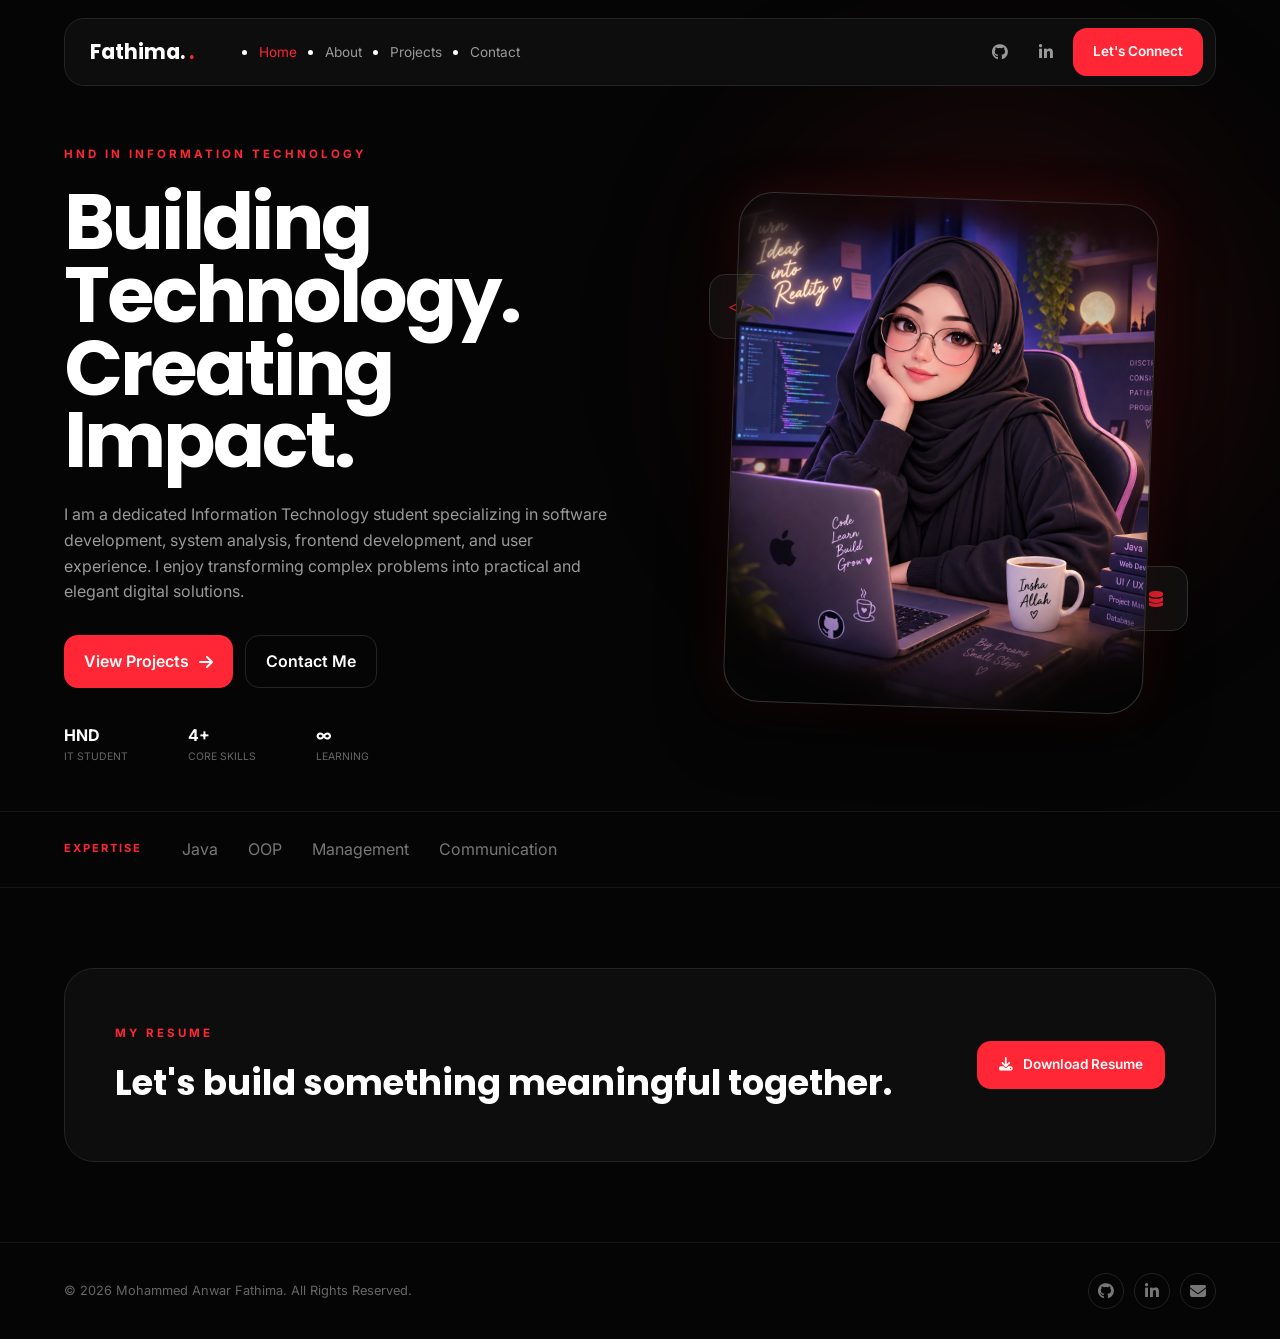
<file: index.html>
<!DOCTYPE html>
<html lang="en">

<head>
    <meta charset="UTF-8">

    <meta
        name="viewport"
        content="width=device-width, initial-scale=1.0"
    >

    <meta
        name="description"
        content="Mohammed Anwar Fathima - HND IT Student and Aspiring Software Developer"
    >

    <meta
        name="author"
        content="Mohammed Anwar Fathima"
    >

    <title>Mohammed Anwar Fathima | Portfolio</title>

    <!-- Google Fonts -->
    <link
        rel="preconnect"
        href="https://fonts.googleapis.com"
    >

    <link
        rel="preconnect"
        href="https://fonts.gstatic.com"
        crossorigin
    >

    <link
        href="https://fonts.googleapis.com/css2?family=Inter:wght@400;500;600;700;800&family=Poppins:wght@400;500;600;700;800&display=swap"
        rel="stylesheet"
    >

    <!-- Font Awesome -->
    <link
        rel="stylesheet"
        href="https://cdnjs.cloudflare.com/ajax/libs/font-awesome/6.5.2/css/all.min.css"
    >

    <!-- Main CSS -->
    <link
        rel="stylesheet"
        href="style.css"
    >
</head>

<body>

    <!-- ==============================
         PAGE LOADER
    =============================== -->
    <div class="page-loader" id="pageLoader">
        <div class="loader-circle"></div>
    </div>


    <!-- ==============================
         NAVIGATION
    =============================== -->
    <header class="header">

        <nav class="navbar container">

            <!-- Logo -->
            <a
                href="index.html"
                class="logo"
            >
                <span>Fathima.</span>
            </a>


            <!-- Navigation Links -->
            <ul class="nav-links">

                <li>
                    <a
                        href="index.html"
                        class="active"
                    >
                        Home
                    </a>
                </li>

                <li>
                    <a href="about.html">
                        About
                    </a>
                </li>

                <li>
                    <a href="projects.html">
                        Projects
                    </a>
                </li>

                <li>
                    <a href="contact.html">
                        Contact
                    </a>
                </li>

            </ul>


            <!-- Navigation Actions -->
            <div class="nav-actions">

                <a
                    href="https://github.com/Fathima-TechHub"
                    target="_blank"
                    rel="noopener noreferrer"
                    class="nav-icon"
                    aria-label="GitHub"
                >
                    <i class="fa-brands fa-github"></i>
                </a>

                <a
                    href="https://linkedin.com/in/fathima-anwar-8b2b6a3a7"
                    target="_blank"
                    rel="noopener noreferrer"
                    class="nav-icon"
                    aria-label="LinkedIn"
                >
                    <i class="fa-brands fa-linkedin-in"></i>
                </a>

<a
    href="https://mail.google.com/mail/?view=cm&fs=1&to=mohamedanwarfathima@gmail.com"
    target="_blank"
    rel="noopener noreferrer"
    class="connect-btn"
>
    Let's Connect
</a>
            </div>


            <!-- Mobile Menu Button -->
            <button
                class="menu-toggle"
                id="menuToggle"
                aria-label="Open navigation menu"
            >
                <i class="fa-solid fa-bars"></i>
            </button>

        </nav>

    </header>


    <!-- ==============================
         MOBILE MENU
    =============================== -->
    <div
        class="mobile-menu"
        id="mobileMenu"
    >

        <a href="index.html">
            Home
        </a>

        <a href="about.html">
            About
        </a>

        <a href="projects.html">
            Projects
        </a>

        <a href="contact.html">
            Contact
        </a>

        <a
            href="mailto:mohamedanwarfathima@gmail.com"
            class="mobile-connect"
        >
            Let's Connect
        </a>

    </div>


    <!-- ==============================
         HERO SECTION
    =============================== -->
    <main>

        <section class="hero">

            <div class="hero-bg-glow"></div>

            <div class="hero-bg-line"></div>

            <div class="container hero-container">

                <!-- LEFT CONTENT -->
                <div class="hero-content">

                    <span class="eyebrow">
                        HND IN INFORMATION TECHNOLOGY
                    </span>


                    <h1>

                        <span>Building</span>

                        <span>Technology.</span>

                        <span>Creating</span>

                        <span>Impact.</span>

                    </h1>


                    <p class="hero-description">

                        I am a dedicated Information Technology student
                        specializing in software development, system analysis,
                        frontend development, and user experience. I enjoy
                        transforming complex problems into practical and
                        elegant digital solutions.

                    </p>


                    <!-- HERO BUTTONS -->
                    <div class="hero-buttons">

                        <a
                            href="projects.html"
                            class="btn btn-primary"
                        >

                            <span>
                                View Projects
                            </span>

                            <i class="fa-solid fa-arrow-right"></i>

                        </a>


                        <a
                            href="contact.html"
                            class="btn btn-secondary"
                        >

                            <span>
                                Contact Me
                            </span>

                        </a>

                    </div>


                    <!-- QUICK STATS -->
                    <div class="hero-stats">

                        <div class="stat">

                            <span class="stat-number">
                                HND
                            </span>

                            <span class="stat-label">
                                IT STUDENT
                            </span>

                        </div>


                        <div class="stat-divider"></div>


                        <div class="stat">

                            <span class="stat-number">
                                4+
                            </span>

                            <span class="stat-label">
                                CORE SKILLS
                            </span>

                        </div>


                        <div class="stat-divider"></div>


                        <div class="stat">

                            <span class="stat-number">
                                ∞
                            </span>

                            <span class="stat-label">
                                LEARNING
                            </span>

                        </div>

                    </div>

                </div>


                <!-- RIGHT CONTENT -->
                <div class="hero-visual">

                    <div class="photo-decoration"></div>


                    <!-- CODE ICON -->
                    <div class="floating-card code-card">

                        <span>
                            &lt;/&gt;
                        </span>

                    </div>


                    <!-- DATABASE ICON -->
                    <div class="floating-card database-card">

                        <i class="fa-solid fa-database"></i>

                    </div>


                    <!-- MAIN PHOTO -->
                    <div class="profile-image-wrapper">

                        <div class="profile-glow"></div>

                        <img
                            src="Avatar.png.png"
                            alt="Mohammed Anwar Fathima"
                            class="profile-image"
                        >

                    </div>


                    <!-- SMALL ORBIT -->
                    <div class="orbit orbit-one"></div>

                    <div class="orbit orbit-two"></div>

                </div>

            </div>

        </section>


        <!-- ==============================
             SKILLS PREVIEW
        =============================== -->
        <section class="skills-strip">

            <div class="container skills-container">

                <span class="skills-title">
                    EXPERTISE
                </span>

                <div class="skills-list">

                    <span>
                        Java
                    </span>

                    <span>
                        OOP
                    </span>

                    <span>
                        Management
                    </span>

                    <span>
                        Communication
                    </span>

                </div>

            </div>

        </section>


        <!-- ==============================
             RESUME CTA
        =============================== -->
        <section class="resume-section">

            <div class="container resume-container">

                <div>

                    <span class="section-tag">
                        MY RESUME
                    </span>

                    <h2>
                        Let's build something
                        meaningful together.
                    </h2>

                </div>


                <a
                    href="M A Fathima SE Resume.pdf"
                    class="resume-btn"
                    download
                >

                    <i class="fa-solid fa-download"></i>

                    <span>
                        Download Resume
                    </span>

                </a>

            </div>

        </section>

    </main>


    <!-- ==============================
         FOOTER
    =============================== -->
    <footer class="footer">

        <div class="container footer-container">

            <p>
                ©
                <span id="currentYear"></span>
                Mohammed Anwar Fathima.
                All Rights Reserved.
            </p>


            <div class="footer-socials">

                <a
                    href="https://github.com/Fathima-TechHub"
                    target="_blank"
                    rel="noopener noreferrer"
                    aria-label="GitHub"
                >
                    <i class="fa-brands fa-github"></i>
                </a>

                <a
                    href="https://linkedin.com/in/fathima-anwar-8b2b6a3a7"
                    target="_blank"
                    rel="noopener noreferrer"
                    aria-label="LinkedIn"
                >
                    <i class="fa-brands fa-linkedin-in"></i>
                </a>

                <a
                    href="mailto:mohamedanwarfathima@gmail.com"
                    aria-label="Email"
                >
                    <i class="fa-solid fa-envelope"></i>
                </a>

            </div>

        </div>

    </footer>


    <!-- Main JavaScript -->
    <script src="script.js"></script>

</body>

</html>
</file>
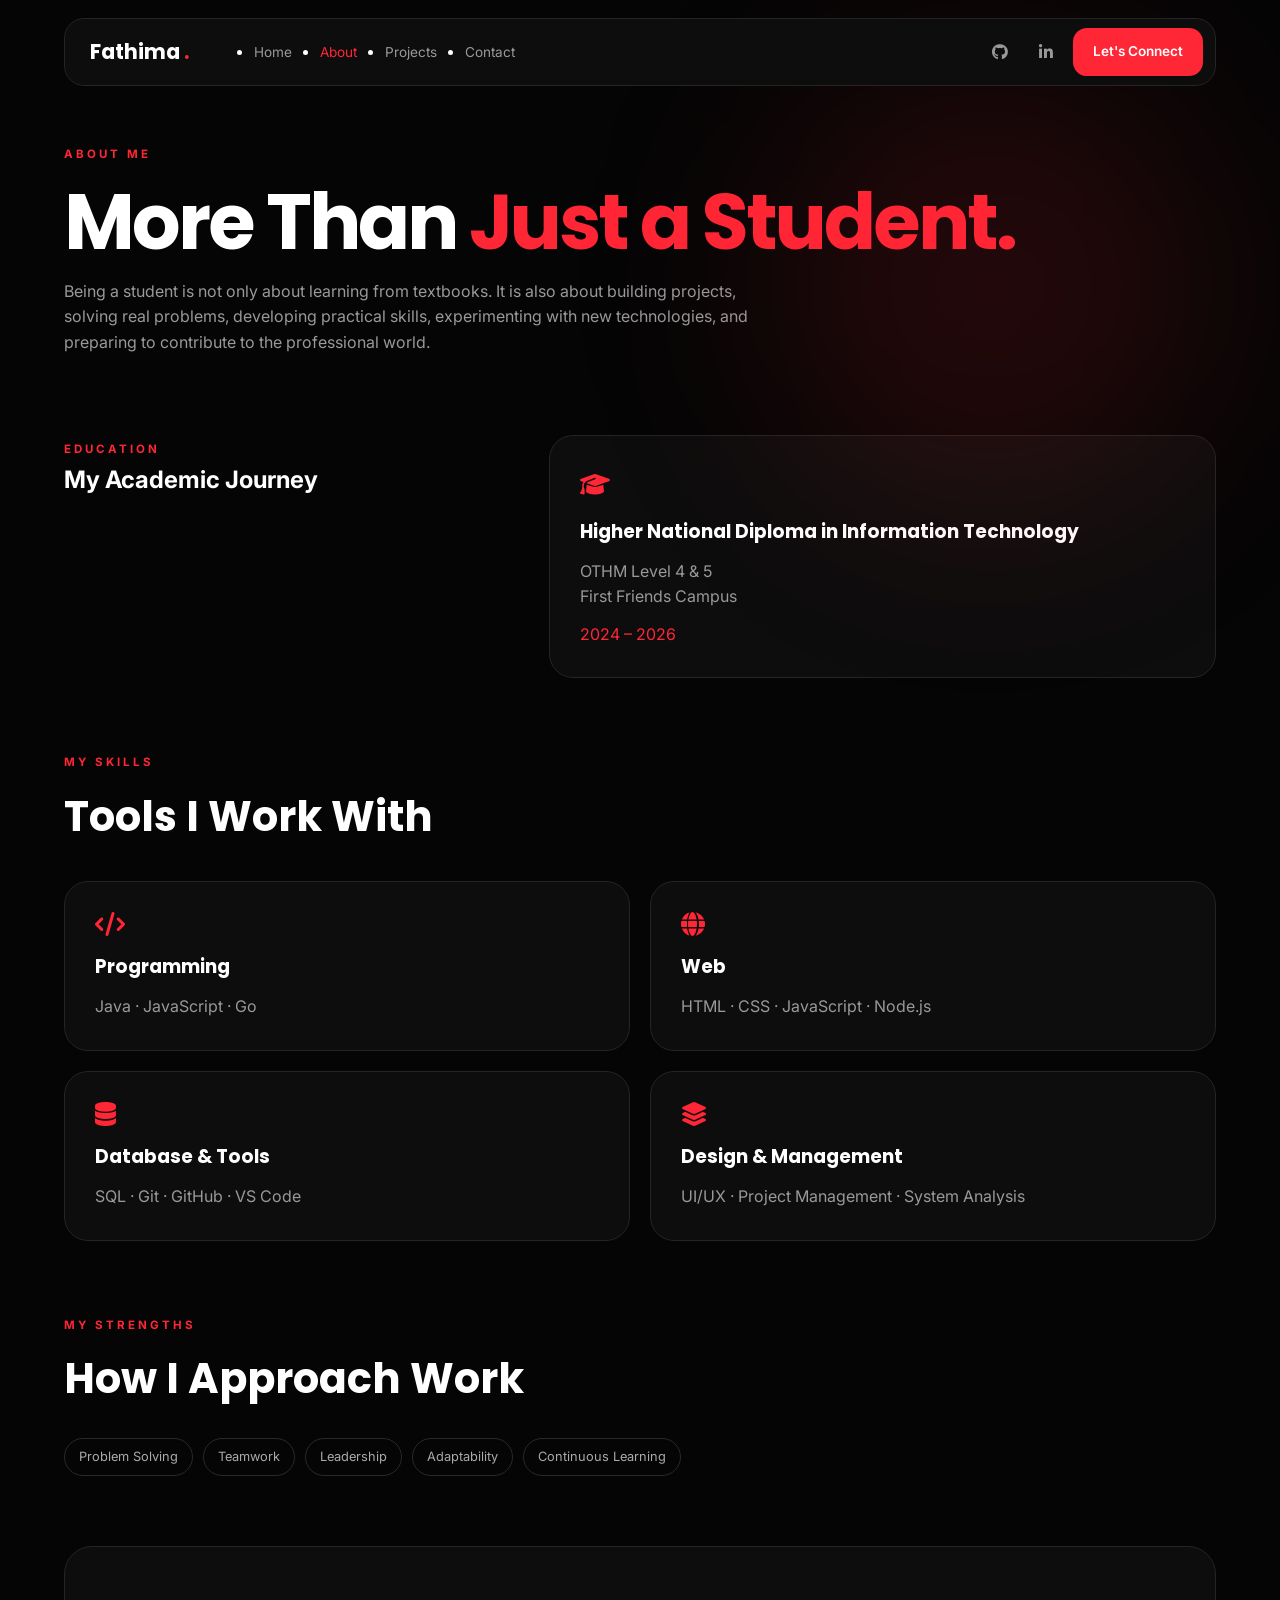
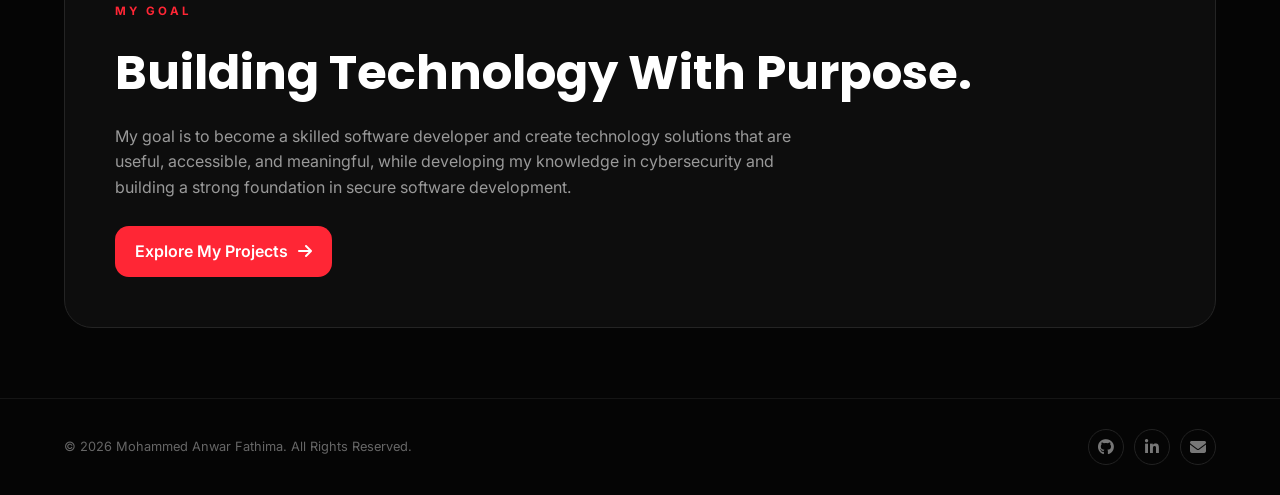
<file: about.html>
<!DOCTYPE html>
<html lang="en">

<head>
    <meta charset="UTF-8">

    <meta
        name="viewport"
        content="width=device-width, initial-scale=1.0"
    >

    <meta
        name="description"
        content="About Mohammed Anwar Fathima - HND IT Student and Aspiring Software Developer"
    >

    <title>About | Mohammed Anwar Fathima</title>

    <!-- Google Fonts -->
    <link
        rel="preconnect"
        href="https://fonts.googleapis.com"
    >

    <link
        rel="preconnect"
        href="https://fonts.gstatic.com"
        crossorigin
    >

    <link
        href="https://fonts.googleapis.com/css2?family=Inter:wght@400;500;600;700&family=Poppins:wght@500;600;700;800&display=swap"
        rel="stylesheet"
    >

    <!-- Font Awesome -->
    <link
        rel="stylesheet"
        href="https://cdnjs.cloudflare.com/ajax/libs/font-awesome/6.5.2/css/all.min.css"
    >

    <!-- CSS -->
    <link
        rel="stylesheet"
        href="style.css"
    >
</head>

<body>

    <!-- =========================
         NAVIGATION
    ========================== -->

    <header class="header">

        <nav class="navbar container">

            <a
                href="index.html"
                class="logo"
            >
                Fathima
            </a>

            <ul class="nav-links">

                <li>
                    <a href="index.html">
                        Home
                    </a>
                </li>

                <li>
                    <a
                        href="about.html"
                        class="active"
                    >
                        About
                    </a>
                </li>

                <li>
                    <a href="projects.html">
                        Projects
                    </a>
                </li>

                <li>
                    <a href="contact.html">
                        Contact
                    </a>
                </li>

            </ul>

            <div class="nav-actions">

                <a
                    href="https://github.com/Fathima-TechHub"
                    target="_blank"
                    rel="noopener noreferrer"
                    class="nav-icon"
                    aria-label="GitHub"
                >
                    <i class="fa-brands fa-github"></i>
                </a>

                <a
                    href="https://linkedin.com/in/fathima-anwar-8b2b6a3a7"
                    target="_blank"
                    rel="noopener noreferrer"
                    class="nav-icon"
                    aria-label="LinkedIn"
                >
                    <i class="fa-brands fa-linkedin-in"></i>
                </a>

               <a
    href="https://mail.google.com/mail/?view=cm&fs=1&to=mohamedanwarfathima@gmail.com"
    target="_blank"
    rel="noopener noreferrer"
    class="connect-btn"
>
    Let's Connect
</a>

            </div>

        </nav>

    </header>


    <!-- =========================
         ABOUT HERO
    ========================== -->

    <main>

        <section class="about-page">

            <div class="container about-container">

                <span class="eyebrow">
                    ABOUT ME
                </span>

                <h1>
                    More Than
                    <span>Just a Student.</span>
                </h1>

                <p class="about-intro">
                    Being a student is not only about learning from
                    textbooks. It is also about building projects,
                    solving real problems, developing practical skills,
                    experimenting with new technologies, and preparing
                    to contribute to the professional world.
                </p>

            </div>

        </section>


        <!-- =========================
             EDUCATION
        ========================== -->

        <section class="about-section">

            <div class="container about-grid">

                <div class="about-heading">

                    <span class="section-tag">
                        EDUCATION
                    </span>

                    <h2>
                        My Academic
                        Journey
                    </h2>

                </div>

                <div class="about-card">

                    <div class="card-icon">
                        <i class="fa-solid fa-graduation-cap"></i>
                    </div>

                    <h3>
                        Higher National Diploma
                        in Information Technology
                    </h3>

                    <p>
                        OTHM Level 4 & 5
                    </p>

                    <p>
                        First Friends Campus
                    </p>

                    <span class="card-year">
                        2024 – 2026
                    </span>

                </div>

            </div>

        </section>


        <!-- =========================
             SKILLS
        ========================== -->

        <section class="about-section">

            <div class="container">

                <div class="section-heading">

                    <span class="section-tag">
                        MY SKILLS
                    </span>

                    <h2>
                        Tools I Work With
                    </h2>

                </div>


                <div class="skills-grid">

                    <div class="skill-card">

                        <i class="fa-solid fa-code"></i>

                        <h3>
                            Programming
                        </h3>

                        <p>
                            Java · JavaScript · Go
                        </p>

                    </div>


                    <div class="skill-card">

                        <i class="fa-solid fa-globe"></i>

                        <h3>
                            Web
                        </h3>

                        <p>
                            HTML · CSS · JavaScript · Node.js
                        </p>

                    </div>


                    <div class="skill-card">

                        <i class="fa-solid fa-database"></i>

                        <h3>
                            Database & Tools
                        </h3>

                        <p>
                            SQL · Git · GitHub · VS Code
                        </p>

                    </div>


                    <div class="skill-card">

                        <i class="fa-solid fa-layer-group"></i>

                        <h3>
                            Design & Management
                        </h3>

                        <p>
                            UI/UX · Project Management · System Analysis
                        </p>

                    </div>

                </div>

            </div>

        </section>


        <!-- =========================
             STRENGTHS
        ========================== -->

        <section class="about-section">

            <div class="container">

                <div class="section-heading">

                    <span class="section-tag">
                        MY STRENGTHS
                    </span>

                    <h2>
                        How I Approach Work
                    </h2>

                </div>


                <div class="strengths">

                    <span>
                        Problem Solving
                    </span>

                    <span>
                        Teamwork
                    </span>

                    <span>
                        Leadership
                    </span>

                    <span>
                        Adaptability
                    </span>

                    <span>
                        Continuous Learning
                    </span>

                </div>

            </div>

        </section>


        <!-- =========================
             CAREER GOAL
        ========================== -->

        <section class="goal-section">

            <div class="container goal-container">

                <span class="section-tag">
                    MY GOAL
                </span>

                <h2>
                    Building Technology
                    With Purpose.
                </h2>

                <p>
                    My goal is to become a skilled software developer
                    and create technology solutions that are useful,
                    accessible, and meaningful, while developing my
                    knowledge in cybersecurity and building a strong
                    foundation in secure software development.
                </p>

                <a
                    href="projects.html"
                    class="btn btn-primary"
                >
                    Explore My Projects
                    <i class="fa-solid fa-arrow-right"></i>
                </a>

            </div>

        </section>

    </main>


    <!-- =========================
         FOOTER
    ========================== -->

    <footer class="footer">

        <div class="container footer-container">

            <p>
                © 2026 Mohammed Anwar Fathima.
                All Rights Reserved.
            </p>

            <div class="footer-socials">

                <a
                    href="https://github.com/Fathima-TechHub"
                    target="_blank"
                    rel="noopener noreferrer"
                >
                    <i class="fa-brands fa-github"></i>
                </a>

                <a
                    href="https://linkedin.com/in/fathima-anwar-8b2b6a3a7"
                    target="_blank"
                    rel="noopener noreferrer"
                >
                    <i class="fa-brands fa-linkedin-in"></i>
                </a>

                <a
                    href="mailto:mohamedanwarfathima@gmail.com"
                >
                    <i class="fa-solid fa-envelope"></i>
                </a>

            </div>

        </div>

    </footer>


    <!-- JavaScript -->
    <script src="script.js"></script>

</body>

</html>
</file>
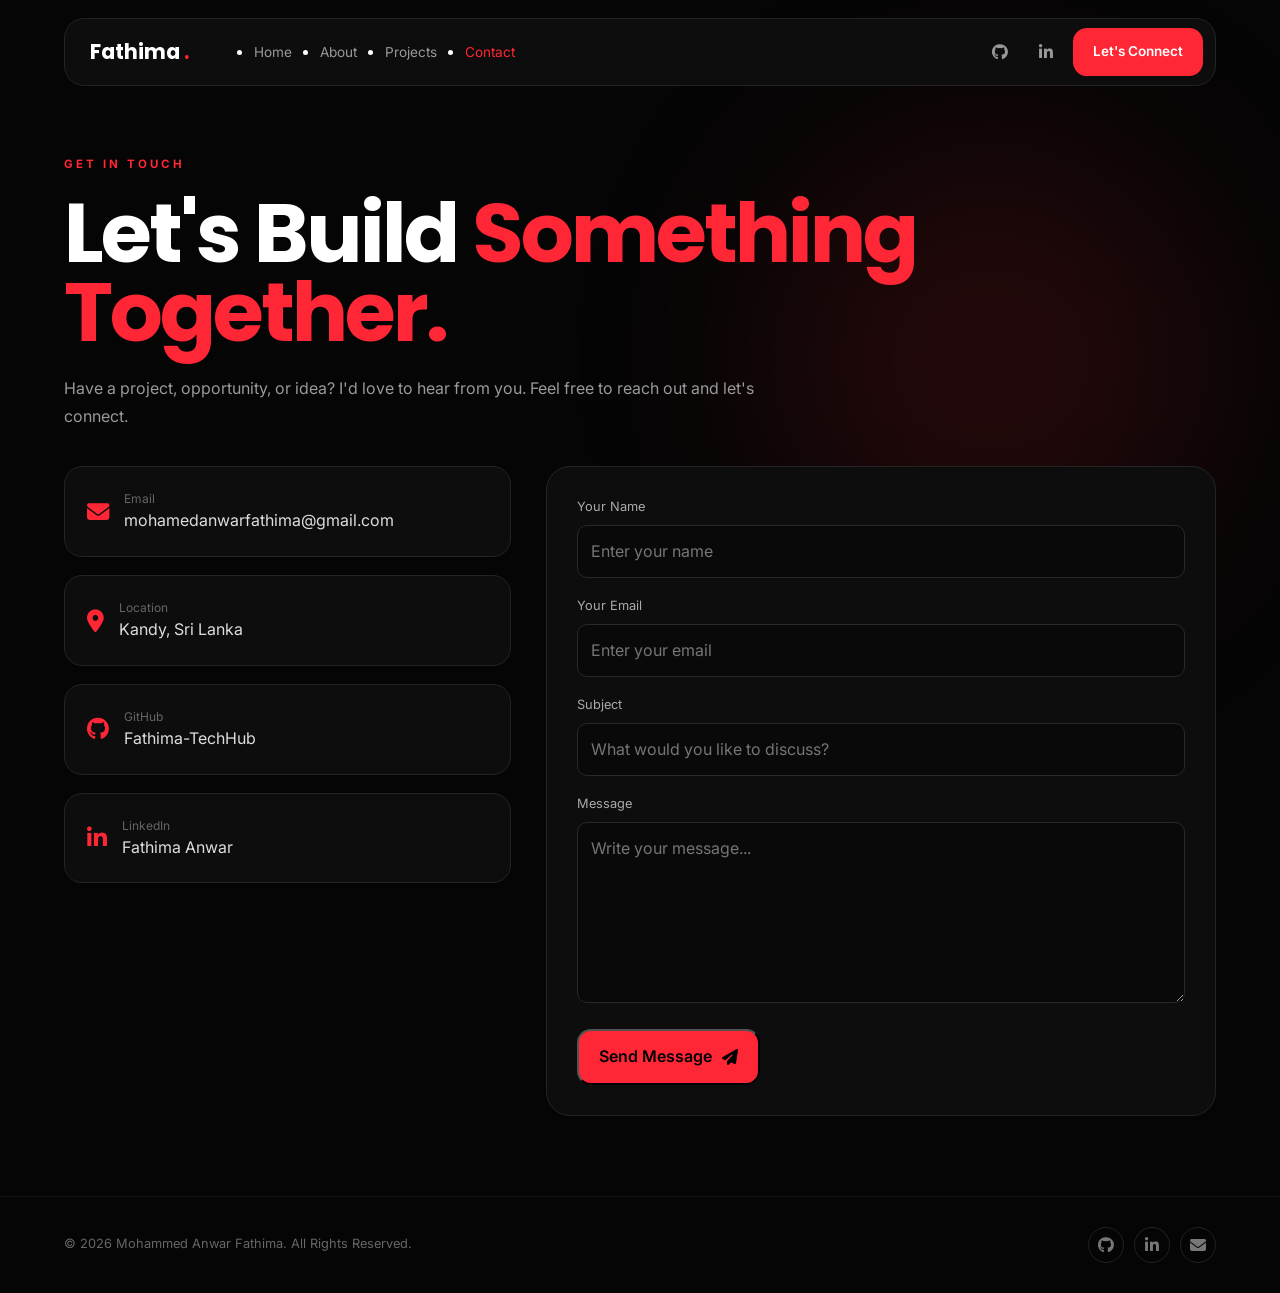
<file: contact.html>
<!DOCTYPE html>
<html lang="en">

<head>
    <meta charset="UTF-8">

    <meta
        name="viewport"
        content="width=device-width, initial-scale=1.0"
    >

    <meta
        name="description"
        content="Contact Mohammed Anwar Fathima - HND IT Student and Aspiring Software Developer"
    >

    <title>Contact | Mohammed Anwar Fathima</title>

    <!-- Google Fonts -->
    <link
        rel="preconnect"
        href="https://fonts.googleapis.com"
    >

    <link
        rel="preconnect"
        href="https://fonts.gstatic.com"
        crossorigin
    >

    <link
        href="https://fonts.googleapis.com/css2?family=Inter:wght@400;500;600;700&family=Poppins:wght@500;600;700;800&display=swap"
        rel="stylesheet"
    >

    <!-- Font Awesome -->
    <link
        rel="stylesheet"
        href="https://cdnjs.cloudflare.com/ajax/libs/font-awesome/6.5.2/css/all.min.css"
    >

    <!-- CSS -->
    <link
        rel="stylesheet"
        href="style.css"
    >
</head>

<body>

    <!-- =========================
         NAVIGATION
    ========================== -->

    <header class="header">

        <nav class="navbar container">

            <a
                href="index.html"
                class="logo"
            >
                Fathima
            </a>

            <ul class="nav-links">

                <li>
                    <a href="index.html">
                        Home
                    </a>
                </li>

                <li>
                    <a href="about.html">
                        About
                    </a>
                </li>

                <li>
                    <a href="projects.html">
                        Projects
                    </a>
                </li>

                <li>
                    <a
                        href="contact.html"
                        class="active"
                    >
                        Contact
                    </a>
                </li>

            </ul>

            <div class="nav-actions">

                <a
                    href="https://github.com/Fathima-TechHub"
                    target="_blank"
                    rel="noopener noreferrer"
                    class="nav-icon"
                    aria-label="GitHub"
                >
                    <i class="fa-brands fa-github"></i>
                </a>

                <a
                    href="https://linkedin.com/in/fathima-anwar-8b2b6a3a7"
                    target="_blank"
                    rel="noopener noreferrer"
                    class="nav-icon"
                    aria-label="LinkedIn"
                >
                    <i class="fa-brands fa-linkedin-in"></i>
                </a>

                       <a
    href="https://mail.google.com/mail/?view=cm&fs=1&to=mohamedanwarfathima@gmail.com"
    target="_blank"
    rel="noopener noreferrer"
    class="connect-btn"
>
    Let's Connect
</a>

            </div>

        </nav>

    </header>


    <!-- =========================
         CONTACT PAGE
    ========================== -->

    <main>

        <section class="contact-page">

            <div class="container">

                <span class="eyebrow">
                    GET IN TOUCH
                </span>

                <h1>
                    Let's Build
                    <span>Something Together.</span>
                </h1>

                <p class="contact-intro">
                    Have a project, opportunity, or idea?
                    I'd love to hear from you. Feel free to
                    reach out and let's connect.
                </p>


                <!-- =========================
                     CONTACT CONTENT
                ========================== -->

                <div class="contact-grid">


                    <!-- CONTACT DETAILS -->

                    <div class="contact-info">

                        <div class="contact-item">

                            <div class="contact-icon">
                                <i class="fa-solid fa-envelope"></i>
                            </div>

                            <div>
                                <span>
                                    Email
                                </span>

      <a href="mailto:mohamedanwarfathima@gmail.com">
                                    mohamedanwarfathima@gmail.com
                                </a>
                            </div>

                        </div>


                        <div class="contact-item">

                            <div class="contact-icon">
                                <i class="fa-solid fa-location-dot"></i>
                            </div>

                            <div>
                                <span>
                                    Location
                                </span>

                                <p>
                                    Kandy, Sri Lanka
                                </p>
                            </div>

                        </div>


                        <div class="contact-item">

                            <div class="contact-icon">
                                <i class="fa-brands fa-github"></i>
                            </div>

                            <div>
                                <span>
                                    GitHub
                                </span>

                                <a
                                    href="https://github.com/Fathima-TechHub"
                                    target="_blank"
                                    rel="noopener noreferrer"
                                >
                                    Fathima-TechHub
                                </a>
                            </div>

                        </div>


                        <div class="contact-item">

                            <div class="contact-icon">
                                <i class="fa-brands fa-linkedin-in"></i>
                            </div>

                            <div>
                                <span>
                                    LinkedIn
                                </span>

                                <a
                                    href="https://linkedin.com/in/fathima-anwar-8b2b6a3a7"
                                    target="_blank"
                                    rel="noopener noreferrer"
                                >
                                    Fathima Anwar
                                </a>
                            </div>

                        </div>

                    </div>


                    <!-- CONTACT FORM -->

                    <form
                        class="contact-form"
                        id="contactForm"
                    >

                        <div class="form-group">

                            <label for="name">
                                Your Name
                            </label>

                            <input
                                type="text"
                                id="name"
                                name="name"
                                placeholder="Enter your name"
                                required
                            >

                        </div>


                        <div class="form-group">

                            <label for="email">
                                Your Email
                            </label>

                            <input
                                type="email"
                                id="email"
                                name="email"
                                placeholder="Enter your email"
                                required
                            >

                        </div>


                        <div class="form-group">

                            <label for="subject">
                                Subject
                            </label>

                            <input
                                type="text"
                                id="subject"
                                name="subject"
                                placeholder="What would you like to discuss?"
                                required
                            >

                        </div>


                        <div class="form-group">

                            <label for="message">
                                Message
                            </label>

                            <textarea
                                id="message"
                                name="message"
                                rows="6"
                                placeholder="Write your message..."
                                required
                            ></textarea>

                        </div>


                        <button
                            type="submit"
                            class="btn btn-primary"
                        >
                            Send Message

                            <i class="fa-solid fa-paper-plane"></i>
                        </button>

                    </form>

                </div>

            </div>

        </section>

    </main>


    <!-- =========================
         FOOTER
    ========================== -->

    <footer class="footer">

        <div class="container footer-container">

            <p>
                © 2026 Mohammed Anwar Fathima.
                All Rights Reserved.
            </p>

            <div class="footer-socials">

                <a
                    href="https://github.com/Fathima-TechHub"
                    target="_blank"
                    rel="noopener noreferrer"
                    aria-label="GitHub"
                >
                    <i class="fa-brands fa-github"></i>
                </a>

                <a
                    href="https://linkedin.com/in/fathima-anwar-8b2b6a3a7"
                    target="_blank"
                    rel="noopener noreferrer"
                    aria-label="LinkedIn"
                >
                    <i class="fa-brands fa-linkedin-in"></i>
                </a>

                <a
                    href="mailto:mohamedanwarfathima@gmail.com"
                    aria-label="Email"
                >
                    <i class="fa-solid fa-envelope"></i>
                </a>

            </div>

        </div>

    </footer>


    <!-- JavaScript -->
    <script src="script.js"></script>

</body>

</html>
</file>
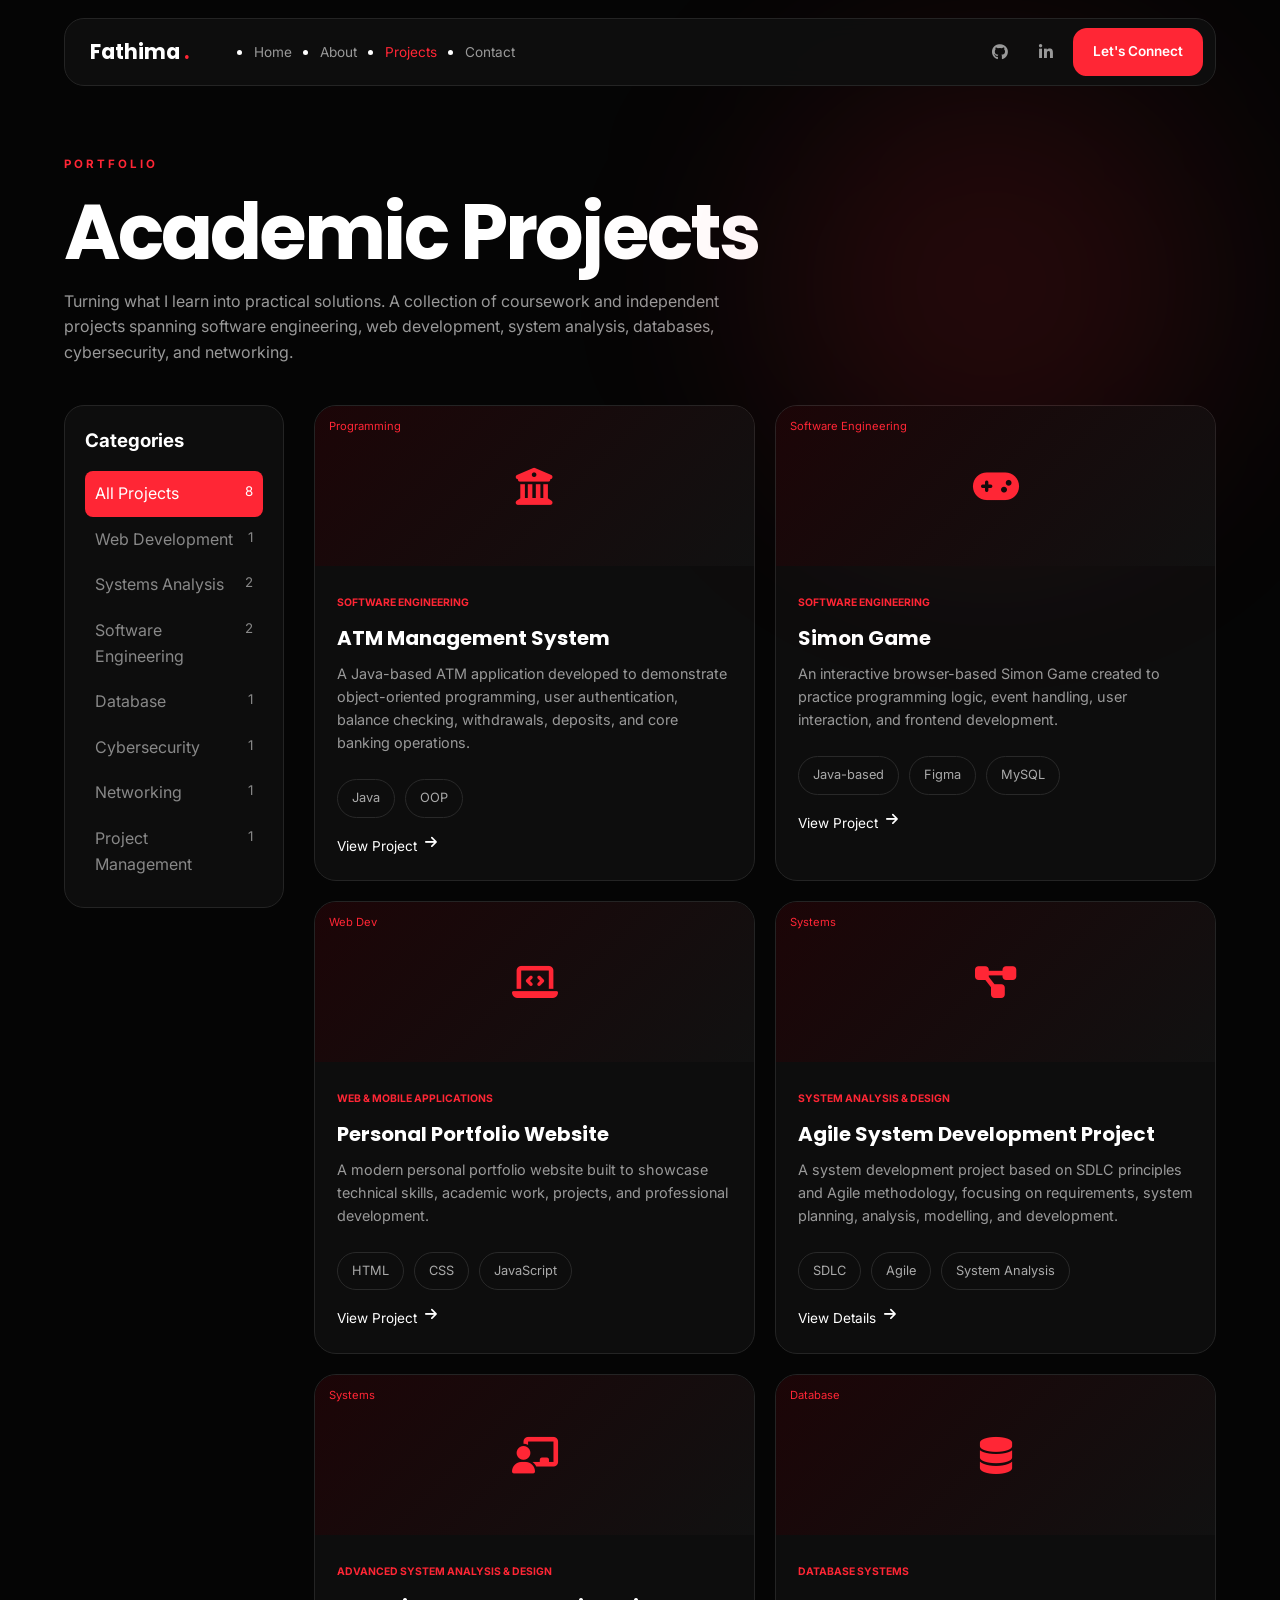
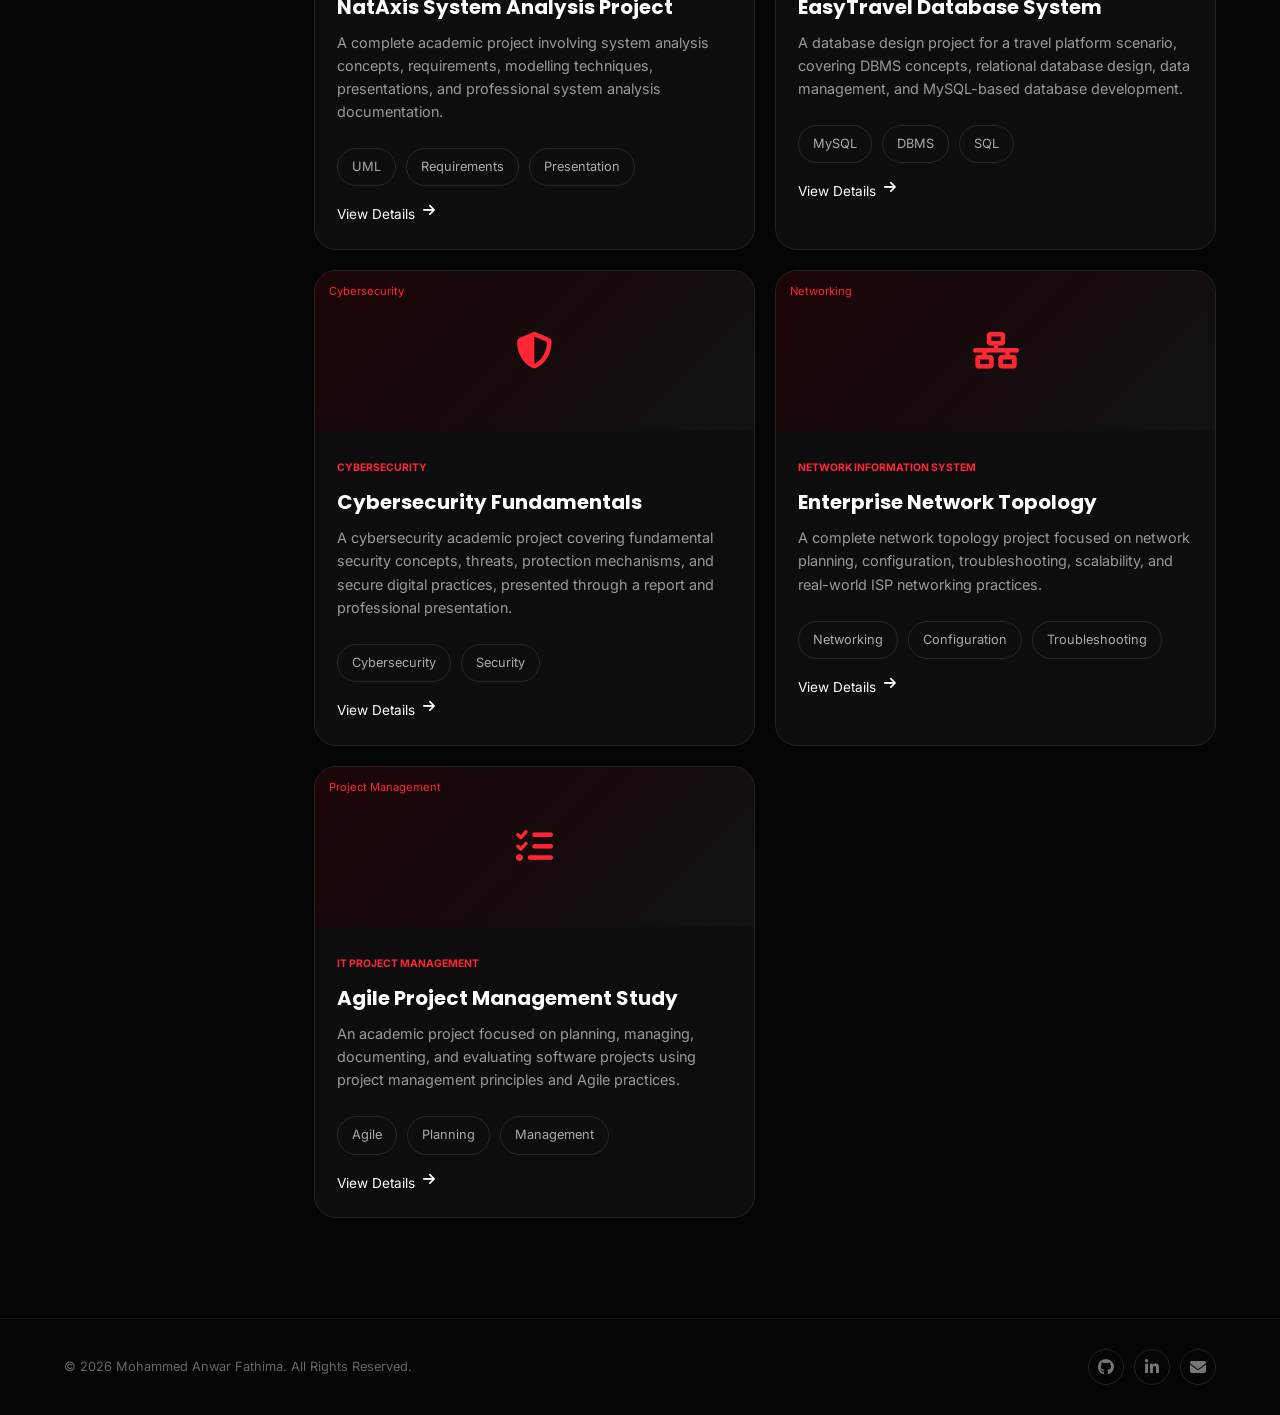
<file: projects.html>
<!DOCTYPE html>
<html lang="en">

<head>
    <meta charset="UTF-8">

    <meta
        name="viewport"
        content="width=device-width, initial-scale=1.0"
    >

    <meta
        name="description"
        content="Academic and technical projects by Mohammed Anwar Fathima"
    >

    <title>Projects | Mohammed Anwar Fathima</title>

    <!-- Google Fonts -->
    <link
        rel="preconnect"
        href="https://fonts.googleapis.com"
    >

    <link
        rel="preconnect"
        href="https://fonts.gstatic.com"
        crossorigin
    >

    <link
        href="https://fonts.googleapis.com/css2?family=Inter:wght@400;500;600;700&family=Poppins:wght@500;600;700;800&display=swap"
        rel="stylesheet"
    >

    <!-- Font Awesome -->
    <link
        rel="stylesheet"
        href="https://cdnjs.cloudflare.com/ajax/libs/font-awesome/6.5.2/css/all.min.css"
    >

    <!-- CSS -->
    <link
        rel="stylesheet"
        href="style.css"
    >
</head>

<body>

    <!-- =========================
         NAVIGATION
    ========================== -->

    <header class="header">

        <nav class="navbar container">

            <a
                href="index.html"
                class="logo"
            >
                Fathima
            </a>


            <ul class="nav-links">

                <li>
                    <a href="index.html">
                        Home
                    </a>
                </li>

                <li>
                    <a href="about.html">
                        About
                    </a>
                </li>

                <li>
                    <a
                        href="projects.html"
                        class="active"
                    >
                        Projects
                    </a>
                </li>

                <li>
                    <a href="contact.html">
                        Contact
                    </a>
                </li>

            </ul>


            <div class="nav-actions">

                <a
                    href="https://github.com/Fathima-TechHub"
                    target="_blank"
                    rel="noopener noreferrer"
                    class="nav-icon"
                    aria-label="GitHub"
                >
                    <i class="fa-brands fa-github"></i>
                </a>

                <a
                    href="https://linkedin.com/in/fathima-anwar-8b2b6a3a7"
                    target="_blank"
                    rel="noopener noreferrer"
                    class="nav-icon"
                    aria-label="LinkedIn"
                >
                    <i class="fa-brands fa-linkedin-in"></i>
                </a>

              <a
    href="https://mail.google.com/mail/?view=cm&fs=1&to=mohamedanwarfathima@gmail.com"
    target="_blank"
    rel="noopener noreferrer"
    class="connect-btn"
>
    Let's Connect
</a>

            </div>

        </nav>

    </header>


    <!-- =========================
         PROJECTS HEADER
    ========================== -->

    <main>

        <section class="projects-hero">

            <div class="container">

                <span class="eyebrow">
                    PORTFOLIO
                </span>

                <h1>
                    Academic Projects
                </h1>

                <p>
                    Turning what I learn into practical solutions.
                    A collection of coursework and independent projects
                    spanning software engineering, web development,
                    system analysis, databases, cybersecurity, and networking.
                </p>

            </div>

        </section>


        <!-- =========================
             PROJECT AREA
        ========================== -->

        <section class="projects-section">

            <div class="container projects-layout">


                <!-- =========================
                     CATEGORY SIDEBAR
                ========================== -->

                <aside class="project-filters">

                    <h3>
                        Categories
                    </h3>


                    <button
                        class="filter-btn active"
                        data-filter="all"
                    >
                        <span>
                            All Projects
                        </span>

                        <small>
                            8
                        </small>
                    </button>


                    <button
                        class="filter-btn"
                        data-filter="web"
                    >
                        <span>
                            Web Development
                        </span>

                        <small>
                            1
                        </small>
                    </button>


                    <button
                        class="filter-btn"
                        data-filter="systems"
                    >
                        <span>
                            Systems Analysis
                        </span>

                        <small>
                            2
                        </small>
                    </button>


                    <button
                        class="filter-btn"
                        data-filter="Software"
                    >
                        <span>
                            Software Engineering
                        </span>

                        <small>
                            2
                        </small>
                    </button>


                    <button
                        class="filter-btn"
                        data-filter="database"
                    >
                        <span>
                            Database
                        </span>

                        <small>
                            1
                        </small>
                    </button>


                    <button
                        class="filter-btn"
                        data-filter="cybersecurity"
                    >
                        <span>
                            Cybersecurity
                        </span>

                        <small>
                            1
                        </small>
                    </button>


                    <button
                        class="filter-btn"
                        data-filter="networking"
                    >
                        <span>
                            Networking
                        </span>

                        <small>
                            1
                        </small>
                    </button>

                
<button
    class="filter-btn"
    data-filter="management"
>
    <span>
        Project Management
    </span>

    <small>
        1
    </small>
</button>
</aside>
                <!-- =========================
                     PROJECT GRID
                ========================== -->

                <div class="projects-grid">


                    <!-- PROJECT 1 -->
                    <article
                        class="project-card"
                        data-category="Software"
                    >

                        <div class="project-image atm-image">

                            <span class="project-category">
                                Programming
                            </span>

                            <i class="fa-solid fa-building-columns project-icon"></i>

                        </div>


                        <div class="project-content">

                            <span class="project-module">
                                SOFTWARE ENGINEERING
                            </span>

                            <h2>
                                ATM Management System
                            </h2>

                            <p>
                                A Java-based ATM application developed
                                to demonstrate object-oriented programming,
                                user authentication, balance checking,
                                withdrawals, deposits, and core banking
                                operations.
                            </p>

                            <div class="project-tags">

                                <span>
                                    Java
                                </span>

                                <span>
                                    OOP
                                </span>

                            </div>


                            <a
                                href="https://github.com/Fathima-TechHub/atm-management-system-java"
                                target="_blank"
                                rel="noopener noreferrer"
                                class="project-link"
                            >
                                View Project
                                <i class="fa-solid fa-arrow-right"></i>
                            </a>

                        </div>

                    </article>


                    <!-- PROJECT 2 -->
                    <article
                        class="project-card"
                        data-category="Software"
                    >

                        <div class="project-image simon-image">

                            <span class="project-category">
                                Software Engineering
                            </span>

                            <i class="fa-solid fa-gamepad project-icon"></i>

                        </div>


                        <div class="project-content">

                            <span class="project-module">
                                SOFTWARE ENGINEERING
                            </span>

                            <h2>
                                Simon Game
                            </h2>

                            <p>
                                An interactive browser-based Simon Game
                                created to practice programming logic,
                                event handling, user interaction, and
                                frontend development.
                            </p>

                            <div class="project-tags">

                                <span>
                                    Java-based
                                </span>

                                <span>
                                    Figma
                                </span>

                                <span>
                                    MySQL
                                </span>

                            </div>


                            <a
                                href="https://github.com/Fathima-TechHub"
                                target="_blank"
                                rel="noopener noreferrer"
                                class="project-link"
                            >
                                View Project
                                <i class="fa-solid fa-arrow-right"></i>
                            </a>

                        </div>

                    </article>


                    <!-- PROJECT 3 -->
                    <article
                        class="project-card"
                        data-category="web"
                    >

                        <div class="project-image avatar.png.png">

                            <span class="project-category">
                                Web Dev
                            </span>

                            <i class="fa-solid fa-laptop-code project-icon"></i>

                        </div>


                        <div class="project-content">

                            <span class="project-module">
                                WEB & MOBILE APPLICATIONS
                            </span>

                            <h2>
                                Personal Portfolio Website
                            </h2>

                            <p>
                                A modern personal portfolio website built
                                to showcase technical skills, academic work,
                                projects, and professional development.
                            </p>

                            <div class="project-tags">

                                <span>
                                    HTML
                                </span>

                                <span>
                                    CSS
                                </span>

                                <span>
                                    JavaScript
                                </span>

                            </div>


                            <a
                                href="index.html"
                                class="project-link"
                            >
                                View Project
                                <i class="fa-solid fa-arrow-right"></i>
                            </a>

                        </div>

                    </article>


                    <!-- PROJECT 4 -->
                    <article
                        class="project-card"
                        data-category="systems"
                    >

                        <div class="project-image systems-image">

                            <span class="project-category">
                                Systems
                            </span>

                            <i class="fa-solid fa-diagram-project project-icon"></i>

                        </div>


                        <div class="project-content">

                            <span class="project-module">
                                SYSTEM ANALYSIS & DESIGN
                            </span>

                            <h2>
                                Agile System Development Project
                            </h2>

                            <p>
                                A system development project based on SDLC
                                principles and Agile methodology, focusing
                                on requirements, system planning, analysis,
                                modelling, and development.
                            </p>

                            <div class="project-tags">

                                <span>
                                    SDLC
                                </span>

                                <span>
                                    Agile
                                </span>

                                <span>
                                    System Analysis
                                </span>

                            </div>


                            <a
                                href="#"
                                class="project-link"
                            >
                                View Details
                                <i class="fa-solid fa-arrow-right"></i>
                            </a>

                        </div>

                    </article>


                    <!-- PROJECT 5 -->
                    <article
                        class="project-card"
                        data-category="systems"
                    >

                        <div class="project-image advanced-systems-image">

                            <span class="project-category">
                                Systems
                            </span>

                            <i class="fa-solid fa-chalkboard-user project-icon"></i>

                        </div>


                        <div class="project-content">

                            <span class="project-module">
                                ADVANCED SYSTEM ANALYSIS & DESIGN
                            </span>

                            <h2>
                                NatAxis System Analysis Project
                            </h2>

                            <p>
                                A complete academic project involving
                                system analysis concepts, requirements,
                                modelling techniques, presentations,
                                and professional system analysis
                                documentation.
                            </p>

                            <div class="project-tags">

                                <span>
                                    UML
                                </span>

                                <span>
                                    Requirements
                                </span>

                                <span>
                                    Presentation
                                </span>

                            </div>


                            <a
                                href="#"
                                class="project-link"
                            >
                                View Details
                                <i class="fa-solid fa-arrow-right"></i>
                            </a>

                        </div>

                    </article>


                    <!-- PROJECT 6 -->
                    <article
                        class="project-card"
                        data-category="database"
                    >

                        <div class="project-image database-image">

                            <span class="project-category">
                                Database
                            </span>

                            <i class="fa-solid fa-database project-icon"></i>

                        </div>


                        <div class="project-content">

                            <span class="project-module">
                                DATABASE SYSTEMS
                            </span>

                            <h2>
                                EasyTravel Database System
                            </h2>

                            <p>
                                A database design project for a travel
                                platform scenario, covering DBMS concepts,
                                relational database design, data management,
                                and MySQL-based database development.
                            </p>

                            <div class="project-tags">

                                <span>
                                    MySQL
                                </span>

                                <span>
                                    DBMS
                                </span>

                                <span>
                                    SQL
                                </span>

                            </div>


                            <a
                                href="#"
                                class="project-link"
                            >
                                View Details
                                <i class="fa-solid fa-arrow-right"></i>
                            </a>

                        </div>

                    </article>


                    <!-- PROJECT 7 -->
                    <article
                        class="project-card"
                        data-category="cybersecurity"
                    >

                        <div class="project-image cyber-image">

                            <span class="project-category">
                                Cybersecurity
                            </span>

                            <i class="fa-solid fa-shield-halved project-icon"></i>

                        </div>


                        <div class="project-content">

                            <span class="project-module">
                                CYBERSECURITY
                            </span>

                            <h2>
                                Cybersecurity Fundamentals
                            </h2>

                            <p>
                                A cybersecurity academic project covering
                                fundamental security concepts, threats,
                                protection mechanisms, and secure digital
                                practices, presented through a report
                                and professional presentation.
                            </p>

                            <div class="project-tags">

                                <span>
                                    Cybersecurity
                                </span>

                                <span>
                                    Security
                                </span>

                            </div>


                            <a
                                href="#"
                                class="project-link"
                            >
                                View Details
                                <i class="fa-solid fa-arrow-right"></i>
                            </a>

                        </div>

                    </article>


                    <!-- PROJECT 8 -->
                    <article
                        class="project-card"
                        data-category="networking"
                    >

                        <div class="project-image network-image">

                            <span class="project-category">
                                Networking
                            </span>

                            <i class="fa-solid fa-network-wired project-icon"></i>

                        </div>


                        <div class="project-content">

                            <span class="project-module">
                                NETWORK INFORMATION SYSTEM
                            </span>

                            <h2>
                                Enterprise Network Topology
                            </h2>

                            <p>
                                A complete network topology project focused
                                on network planning, configuration,
                                troubleshooting, scalability, and
                                real-world ISP networking practices.
                            </p>

                            <div class="project-tags">

                                <span>
                                    Networking
                                </span>

                                <span>
                                    Configuration
                                </span>

                                <span>
                                    Troubleshooting
                                </span>

                            </div>


                            <a
                                href="#"
                                class="project-link"
                            >
                                View Details
                                <i class="fa-solid fa-arrow-right"></i>
                            </a>

                        </div>

                    </article>


                    <!-- PROJECT 9 -->
                    <article
                        class="project-card"
                        data-category="management"
                    >

                        <div class="project-image management-image">

                            <span class="project-category">
                                Project Management
                            </span>

                            <i class="fa-solid fa-list-check project-icon"></i>

                        </div>


                        <div class="project-content">

                            <span class="project-module">
                                IT PROJECT MANAGEMENT
                            </span>

                            <h2>
                                Agile Project Management Study
                            </h2>

                            <p>
                                An academic project focused on planning,
                                managing, documenting, and evaluating
                                software projects using project management
                                principles and Agile practices.
                            </p>

                            <div class="project-tags">

                                <span>
                                    Agile
                                </span>

                                <span>
                                    Planning
                                </span>

                                <span>
                                    Management
                                </span>

                            </div>


                            <a
                                href="#"
                                class="project-link"
                            >
                                View Details
                                <i class="fa-solid fa-arrow-right"></i>
                            </a>

                        </div>

                    </article>

                </div>

            </div>

        </section>

    </main>


    <!-- =========================
         FOOTER
    ========================== -->

    <footer class="footer">

        <div class="container footer-container">

            <p>
                © 2026 Mohammed Anwar Fathima.
                All Rights Reserved.
            </p>

            <div class="footer-socials">

                <a
                    href="https://github.com/Fathima-TechHub"
                    target="_blank"
                    rel="noopener noreferrer"
                    aria-label="GitHub"
                >
                    <i class="fa-brands fa-github"></i>
                </a>

                <a
                    href="https://linkedin.com/in/fathima-anwar-8b2b6a3a7"
                    target="_blank"
                    rel="noopener noreferrer"
                    aria-label="LinkedIn"
                >
                    <i class="fa-brands fa-linkedin-in"></i>
                </a>

                <a
                    href="mailto:mohamedanwar@gmail.com"
                    aria-label="Email"
                >
                    <i class="fa-solid fa-envelope"></i>
                </a>

            </div>

        </div>

    </footer>


    <!-- JavaScript -->
    <script src="script.js"></script>

</body>

</html>
</file>
<file: style.css>
/* =========================================
   RESET & GLOBAL SETTINGS
========================================= */

* {
    margin: 0;
    padding: 0;
    box-sizing: border-box;
}

html {
    scroll-behavior: smooth;
}

body {
    background: #050505;
    color: #ffffff;
    font-family: "Inter", sans-serif;
    line-height: 1.6;
}

a {
    color: inherit;
    text-decoration: none;
}

button,
input,
textarea {
    font: inherit;
}

.container {
    width: 90%;
    max-width: 1250px;
    margin: auto;
}

:root {
    --red: #ff2635;
    --red-light: #ff4652;
    --black: #050505;
    --card: #0d0d0d;
    --border: #242424;
    --gray: #999999;
    --dark-gray: #666666;
}


/* =========================================
   NAVBAR
========================================= */

.header {
    position: fixed;
    top: 18px;
    width: 100%;
    z-index: 100;
}

.navbar {
    height: 68px;
    display: flex;
    align-items: center;
    padding: 0 12px 0 25px;

    background: rgba(15, 15, 15, 0.9);
    border: 1px solid var(--border);
    border-radius: 20px;

    backdrop-filter: blur(12px);
}
/* Hide mobile navigation on desktop */

.mobile-menu,
.menu-toggle {
    display: none;
}

.logo {
    font-family: "Poppins", sans-serif;
    font-size: 1.3rem;
    font-weight: 700;
}

.logo::after {
    content: ".";
    color: var(--red);
}

.nav-links {
    display: flex;
    gap: 28px;
    margin-left: 65px;
}

.nav-links a {
    color: var(--gray);
    font-size: 0.85rem;
    transition: 0.3s;
}

.nav-links a:hover,
.nav-links a.active {
    color: var(--red);
}

.nav-actions {
    margin-left: auto;
    display: flex;
    align-items: center;
    gap: 8px;
}

.nav-icon {
    width: 38px;
    height: 38px;

    display: flex;
    align-items: center;
    justify-content: center;

    color: var(--gray);
    transition: 0.3s;
}

.nav-icon:hover {
    color: var(--red);
}

.connect-btn {
    padding: 13px 20px;

    background: var(--red);
    border-radius: 14px;

    font-size: 0.85rem;
    font-weight: 600;

    transition: 0.3s;
}

.connect-btn:hover {
    background: var(--red-light);
    transform: translateY(-2px);
}


/* =========================================
   GENERAL PAGE HERO
========================================= */

.hero,
.about-page {
    padding: 140px 0 45px;
    position: relative;
}

.projects-hero {
    padding: 150px 0 25px;
    position: relative;
}

.hero::before,
.about-page::before,
.projects-hero::before,
.contact-page::before {
    content: "";

    position: absolute;

    width: 450px;
    height: 450px;

    right: 5%;
    top: 15%;

    background: rgba(255, 38, 53, 0.12);
    filter: blur(100px);

    border-radius: 50%;

    pointer-events: none;
}

.eyebrow,
.section-tag {
    color: var(--red);

    font-size: 0.72rem;
    font-weight: 700;

    letter-spacing: 3px;
}


/* =========================================
   HOME PAGE
========================================= */

.hero-container {
    display: grid;
    grid-template-columns: 1fr 1fr;

    gap: 50px;
    align-items: center;
}

.hero h1 {
    margin: 20px 0 25px;

    font-family: "Poppins", sans-serif;
    font-size: clamp(3.5rem, 6vw, 6rem);
    line-height: 0.95;

    letter-spacing: -3px;
}

.hero h1 span {
    display: block;
}

.hero-description {
    max-width: 650px;
    margin-bottom: 30px;

    color: var(--gray);
}

.hero-buttons {
    display: flex;
    gap: 12px;
}

.btn {
    display: inline-flex;
    align-items: center;
    gap: 10px;

    padding: 13px 20px;

    border-radius: 14px;

    font-weight: 600;

    transition: 0.3s;
}

.btn-primary {
    background: var(--red);
}

.btn-primary:hover {
    background: var(--red-light);
    transform: translateY(-3px);
}

.btn-secondary {
    border: 1px solid var(--border);
}

.btn-secondary:hover {
    color: var(--red);
    border-color: var(--red);
}

.hero-stats {
    display: flex;
    gap: 30px;
    margin-top: 35px;
}

.stat {
    display: flex;
    flex-direction: column;
}

.stat-number {
    font-weight: 700;
}

.stat-label {
    color: var(--dark-gray);
    font-size: 0.65rem;
}


/* =========================================
   HOME PHOTO
========================================= */

.hero-visual {
    position: relative;

    display: flex;
    justify-content: center;
    align-items: center;
}

.profile-image-wrapper {
    width: 420px;
    height: 510px;

    overflow: hidden;

    border: 1px solid #333;
    border-radius: 35px;

    transform: rotate(2deg);

    box-shadow:
        0 25px 60px rgba(0, 0, 0, 0.5),
        0 0 45px rgba(255, 38, 53, 0.12);

    transition: 0.5s;
}

.profile-image-wrapper:hover {
    transform: rotate(0) translateY(-8px);
}

.profile-image {
    width: 100%;
    height: 100%;

    object-fit: cover;
}

.floating-card {
    position: absolute;

    width: 65px;
    height: 65px;

    display: flex;
    justify-content: center;
    align-items: center;

    background: #111;
    border: 1px solid #333;
    border-radius: 16px;

    color: var(--red);

    animation: float 3s ease-in-out infinite;
}

.code-card {
    top: 15%;
    left: 8%;
}

.database-card {
    right: 5%;
    bottom: 15%;
    animation-delay: 1s;
}


/* =========================================
   SKILLS STRIP
========================================= */

.skills-strip {
    padding: 25px 0;

    border-top: 1px solid #151515;
    border-bottom: 1px solid #151515;
}

.skills-container {
    display: flex;
    align-items: center;
    gap: 40px;
}

.skills-title {
    color: var(--red);

    font-size: 0.7rem;
    font-weight: 700;

    letter-spacing: 2px;
}

.skills-list {
    display: flex;
    gap: 30px;

    color: #777777;
}


/* =========================================
   RESUME SECTION
========================================= */

.resume-section {
    padding: 80px 0;
}

.resume-container {
    display: flex;
    align-items: center;
    justify-content: space-between;

    padding: 50px;

    background: var(--card);
    border: 1px solid var(--border);
    border-radius: 30px;
}

.resume-container h2 {
    margin-top: 10px;

    font-family: "Poppins", sans-serif;
    font-size: 2.2rem;
}



/* =========================================
   ABOUT PAGE
========================================= */

.about-page h1,
.projects-hero h1,
.contact-page h1 {
    margin: 20px 0;

    font-family: "Poppins", sans-serif;
    font-size: clamp(3.5rem, 6vw, 6rem);
    line-height: 0.95;

    letter-spacing: -3px;
}

.about-page h1 span,
.contact-page h1 span {
    color: var(--red);
}

.about-intro,
.projects-hero p,
.contact-intro {
    max-width: 700px;
    color: var(--gray);
}

.about-section {
    padding: 35px 0;
}

.about-grid {
    display: grid;
    grid-template-columns: 0.8fr 1.2fr;
    gap: 40px;
    align-items: start;
}

.section-heading h2 {
    margin-top: 10px;

    font-family: "Poppins", sans-serif;
    font-size: 2.6rem;
}

.about-card,
.skill-card {
    padding: 30px;

    background: var(--card);
    border: 1px solid var(--border);
    border-radius: 24px;

    transition: 0.3s;
}

.about-card:hover,
.skill-card:hover {
    transform: translateY(-5px);
    border-color: var(--red);
}

.card-icon,
.skill-card i {
    color: var(--red);
    font-size: 1.5rem;
}

.about-card h3,
.skill-card h3 {
    margin: 12px 0;
    font-family: "Poppins", sans-serif;
}

.about-card p,
.skill-card p {
    color: var(--gray);
}

.card-year {
    display: inline-block;
    margin-top: 12px;
    color: var(--red);
}

.skills-grid {
    display: grid;
    grid-template-columns: repeat(2, 1fr);
    gap: 20px;
    margin-top: 30px;
}

.strengths,
.project-tags {
    display: flex;
    flex-wrap: wrap;
    gap: 10px;
    margin-top: 25px;
}

.strengths span,
.project-tags span {
    padding: 8px 14px;

    border: 1px solid #292929;
    border-radius: 20px;

    color: #aaaaaa;
    font-size: 0.8rem;
}


/* =========================================
   CAREER GOAL
========================================= */

.goal-section {
    padding: 35px 0 70px;
}

.goal-container {
    padding: 50px;

    background: var(--card);
    border: 1px solid var(--border);
    border-radius: 28px;
}

.goal-container h2 {
    margin: 12px 0;

    font-family: "Poppins", sans-serif;
    font-size: 3rem;
}

.goal-container p {
    max-width: 700px;
    margin-bottom: 25px;

    color: var(--gray);
}


/* =========================================
   PROJECTS PAGE
========================================= */

.projects-section {
    padding: 15px 0 100px;
}

.projects-layout {
    display: grid;
    grid-template-columns: 220px 1fr;

    gap: 30px;
    align-items: start;
}

.project-filters {
    padding: 20px;

    background: var(--card);
    border: 1px solid var(--border);
    border-radius: 20px;
}

.project-filters h3 {
    margin-bottom: 15px;
}

.filter-btn {
    width: 100%;

    display: flex;
    justify-content: space-between;

    padding: 10px;

    background: transparent;
    border: none;

    color: #888888;

    text-align: left;
    cursor: pointer;

    border-radius: 8px;
}

.filter-btn:hover,
.filter-btn.active {
    background: var(--red);
    color: #ffffff;
}

.projects-grid {
    display: grid;
    grid-template-columns: repeat(2, 1fr);
    gap: 20px;
}

.project-card {
    overflow: hidden;

    background: var(--card);
    border: 1px solid var(--border);
    border-radius: 22px;

    transition: 0.4s;
}

.project-card:hover {
    transform: translateY(-6px);
    border-color: rgba(255, 38, 53, 0.5);
}

.project-image {
    height: 160px;

    display: flex;
    align-items: center;
    justify-content: center;

    position: relative;

    background:
        linear-gradient(
            135deg,
            #1c0507,
            #111111
        );
}

.project-icon {
    font-size: 2.3rem;
    color: var(--red);
}

.project-category {
    position: absolute;
    top: 12px;
    left: 14px;

    color: var(--red);
    font-size: 0.7rem;
}

.project-content {
    padding: 22px;
}

.project-module {
    color: var(--red);
    font-size: 0.65rem;
    font-weight: 700;
}

.project-content h2 {
    margin: 8px 0;

    font-family: "Poppins", sans-serif;
    font-size: 1.25rem;
}

.project-content p {
    color: var(--gray);
    font-size: 0.9rem;
}

.project-link {
    display: inline-flex;
    gap: 8px;

    margin-top: 18px;

    font-size: 0.85rem;
}

.project-link:hover {
    color: var(--red);
}


/* =========================================
   CONTACT PAGE
========================================= */

.contact-page {
    min-height: auto;
    padding: 150px 0 80px;
}

.contact-grid {
    display: grid;
    grid-template-columns: 0.8fr 1.2fr;

    gap: 35px;
    margin-top: 20px;

    align-items: start;
}
.contact-info {
    display: grid;
    gap: 15px;
}

.contact-item {
    display: flex;
    align-items: center;
    gap: 15px;

    padding: 20px;

    background: var(--card);
    border: 1px solid var(--border);
    border-radius: 18px;

    transition: 0.3s;
}

.contact-item:hover {
    border-color: var(--red);
    transform: translateX(5px);
}

.contact-icon {
    color: var(--red);
    font-size: 1.4rem;
}

.contact-item span {
    display: block;

    color: var(--dark-gray);
    font-size: 0.75rem;
}

.contact-item a,
.contact-item p {
    color: #dddddd;
}

.contact-form {
    padding: 30px;

    background: var(--card);
    border: 1px solid var(--border);
    border-radius: 24px;
}

.form-group {
    margin-bottom: 18px;
}

.form-group label {
    display: block;
    margin-bottom: 7px;

    color: #aaaaaa;
    font-size: 0.8rem;
}

.form-group input,
.form-group textarea {
    width: 100%;

    padding: 13px;

    background: #090909;

    border: 1px solid #292929;
    border-radius: 10px;

    color: #ffffff;

    outline: none;
}

.form-group input:focus,
.form-group textarea:focus {
    border-color: var(--red);
}
/* =========================================
   CONTACT PAGE FIX
========================================= */

.contact-page {
    min-height: auto;
    padding: 150px 0 80px;
}

.contact-page .container {
    position: relative;
    z-index: 2;
}

.contact-page h1 {
    margin: 18px 0 22px;
    font-size: 5.2rem;
    line-height: 0.95;
}

.contact-intro {
    margin-bottom: 35px;
    line-height: 1.8;
}

.contact-grid {
    margin-top: 20px;
    gap: 35px;
}

.contact-info {
    gap: 18px;
}

.contact-item {
    padding: 22px;
}
/* Resume Section */
resume-btn {
    display: inline-flex;
    align-items: center;
    gap: 10px;

    padding: 13px 20px;

    background: var(--red);
    color: #ffffff;

    border-radius: 14px;

    font-size: 0.85rem;
    font-weight: 600;

    transition: 0.3s;
}

.resume-btn:hover {
    background: var(--red-light);
    transform: translateY(-2px);
}

/* =========================================
   DOWNLOAD RESUME BUTTON
========================================= */

.resume-btn {
    display: inline-flex !important;
    align-items: center;
    justify-content: center;
    gap: 10px;

    padding: 13px 22px !important;

    background: #ff2635 !important;
    color: #ffffff !important;

    border: none !important;
    border-radius: 14px !important;

    font-family: "Inter", sans-serif;
    font-size: 0.85rem;
    font-weight: 600;

    cursor: pointer;

    transition: 0.3s ease;
}

.resume-btn:hover {
    background: #ff4652 !important;
    transform: translateY(-2px);
    box-shadow: 0 8px 20px rgba(255, 38, 53, 0.25);
}
/* =========================================
   FOOTER
========================================= */

.footer {
    padding: 30px 0;

    border-top: 1px solid #151515;
}

.footer-container {
    display: flex;
    align-items: center;
    justify-content: space-between;
}

.footer p {
    color: #666666;
    font-size: 0.8rem;
}

.footer-socials {
    display: flex;
    gap: 10px;
}

.footer-socials a {
    width: 36px;
    height: 36px;

    display: flex;
    align-items: center;
    justify-content: center;

    border: 1px solid #222222;
    border-radius: 50%;

    color: #777777;

    transition: 0.3s;
}

.footer-socials a:hover {
    color: var(--red);
    border-color: var(--red);
}


/* =========================================
   ANIMATIONS
========================================= */

.hero-content,
.about-container,
.projects-hero,
.contact-page > .container {
    animation: fadeUp 0.8s ease;
}

@keyframes fadeUp {
    from {
        opacity: 0;
        transform: translateY(25px);
    }

    to {
        opacity: 1;
        transform: translateY(0);
    }
}

@keyframes float {
    50% {
        transform: translateY(-10px);
    }
}


/* =========================================
   RESPONSIVE
========================================= */

@media (max-width: 900px) {

    .hero-container,
    .about-grid,
    .contact-grid,
    .projects-layout {
        grid-template-columns: 1fr;
    }

    .projects-grid,
    .skills-grid {
        grid-template-columns: 1fr;
    }

    .profile-image-wrapper {
        width: 360px;
        height: 450px;
    }

    .nav-links {
        gap: 15px;
        margin-left: 25px;
    }
}
</file>
